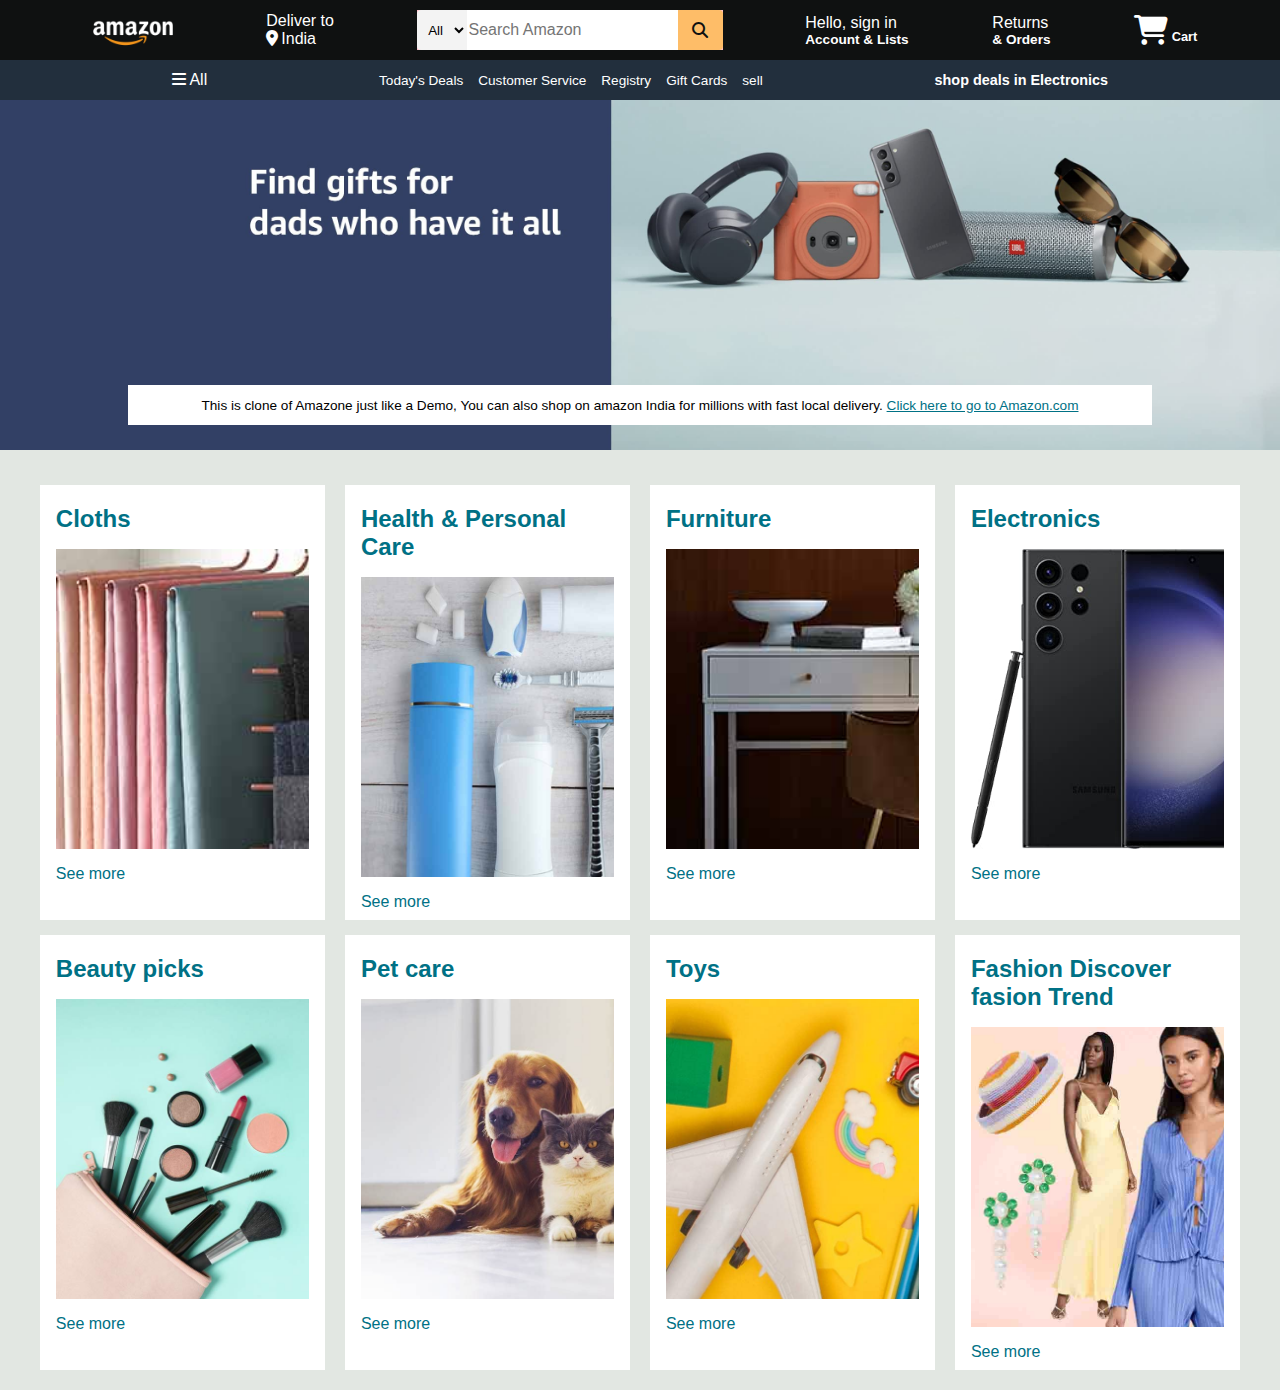
<file: index.html>
<!DOCTYPE html>
<html lang="en">
<head>
    <meta charset="UTF-8">
    <meta http-equiv="X-UA-Compatible" content="IE=edge">
    <meta name="viewport" content="width=device-width, initial-scale=1.0">
    <title>Amazon</title>
    <link rel="stylesheet" href="https://cdnjs.cloudflare.com/ajax/libs/font-awesome/6.7.2/css/all.min.css">
    <link rel="stylesheet" href="style.css">
</head>
<body>
    <header>
        <div class="navbar">
                                                <!-- Logo Section -->
            <div class="nav-logo border">
                <div class="logo"></div>
            </div>

                                                <!-- Address Section -->

            <div class="nav-address border">
                <p class="add-first">Deliver to</p>
                <div class="add-icon">
                    <i class="fa-solid fa-location-dot"></i>
                    <p class="add-second">India</p>
                </div>
            </div>

                                                 <!-- Search Bar -->
            <div class="nav-search">
                <select class="search-select">
                    <option>All</option>
                </select>
                <input placeholder="Search Amazon" class="search-input">
                <div class="search-icon">
                    <i class="fa-solid fa-magnifying-glass"></i>
                </div>
            </div>

                                                <!-- Sign-in Section -->

            <div class="nav-signin border">
                <p><span>Hello, sign in</span></p>
                <p class="nav-second">Account & Lists</p>
            </div>

                                                <!-- Returns & Orders -->

            <div class="nav-return border">
                <p><span>Returns</span></p>
                <p class="nav-second">& Orders</p>
            </div>

                                                <!-- Cart Section -->

            <div class="nav-cart border">
                <i class="fa-solid fa-cart-shopping"></i>
                Cart
            </div>
        </div>

                                                <!-- Menu Bar -->
                                                 
            <div class="panel">
                <div class="panel-all">
                <i class="fa-solid fa-bars"></i>
                All
            </div>
            <div class="panel-ops">
                <p>Today's Deals</p>
                <p>Customer Service</p>
                <p>Registry</p>
                <p>Gift Cards</p>
                <p>sell</p>

            </div>
            <div class="panel-deals">
            shop deals in Electronics
            </div>
        </div>
    </header>


    <div class="hero-section">
        <div class="hero-msg">
          <p>This is clone of Amazone just like a Demo, You can also shop on amazon  India for millions with fast local delivery.
            <a href="https://www.amazon.in">Click here to go to Amazon.com</a> </p> 
        </div>
    </div>
  <div class="shop-section">
    <div class="box1 box">
        <div class="box-content">
        <h2> Cloths</h2>
            <div class ="box-img" style="background-image: url('box1_image.jpg');"></div>
        <p>See more</p>
        </div>
     </div>
     <div class="box2 box">
        <div class="box-content">
            <h2>Health & Personal Care</h2>
            <div class="box-img" style="background-image: url('box2_image.jpg');"></div>
            <p>See more</p>
        </div>
    </div>
    <div class="box3 box">
        <div class="box-content">
            <h2>Furniture</h2>
            <div class="box-img" style="background-image: url('box3_image.jpg');"></div>
            <p>See more</p>
        </div>
    </div>
    <div class="box4 box">
        <div class="box-content">
            <h2>Electronics </h2>
            <div class="box-img" style="background-image: url('box4_image.jpg');"></div>
            <p>See more</p>
        </div>
    </div>
            <div class="box">
                <div class="box-content">
                <h2>Beauty picks</h2>
                    <div class ="box-img" style="background-image: url('box5_image.jpg');"></div>
                <p>See more</p>
                </div>
             </div>
             <div class="box">
                <div class="box-content">
                    <h2>Pet care </h2>
                    <div class="box-img" style="background-image: url('box6_image.jpg');"></div>
                    <p>See more</p>
                </div>
            </div>
            <div class="box">
                <div class="box-content">
                    <h2>Toys</h2>
                    <div class="box-img" style="background-image: url('box7_image.jpg');"></div>
                    <p>See more</p>
                </div>
            </div>
            <div class="box">
                <div class="box-content">
                    <h2>Fashion Discover fasion Trend</h2>
                    <div class="box-img" style="background-image: url('box8_image.jpg');"></div>
                    <p>See more</p>            

       </div>
    </div>
</body>
</html>
</file>
<file: style.css>
/* Reset Styles */
* {
    margin: 0;
    font-family: Arial;
    border: border-box;
}
.navbar {
    height: 60px;
    background-color: #0f1111;
    color: white;
    display: flex;
    align-items: center;
    justify-content:space-evenly ;
}

.nav-logo{
    height: 50px;
    width: 100px;
    
    
}
 
.logo{
    background-image: url('amazon_logo.png');
    background-size:cover;
    height: 50px;
    width: 100px;

} 

.border{
    border: 1.5px solid transparent;
}
.border:hover {
    border: 1.5px solid white;
}

/** box2 **/
.add-first{
  color:

}
.add-second{
    font-size:iron ;
    margin-left:3px;
}
.add-icon{
    display:flex;
    align-items:centre;
}
.nav-search{
    display: flex;
    background-color: pink;
    width: 620;
    height:40px;
    border: radius 4px; ;
}
.search-select{
    background-color:#f3f3f3;
    width: 50px;
    text-align: center;
    border-top-left-radius:  4px; 
    border-bottom-left-radius: 4px;
    border:none;
}
.search-input{
    width:100;
    font-size:1rem;
    border:none;
}
.search-icon{
    width:45px;
    display:flex;
    justify-content:center;
    align-items: center;
    font-size :1zren;
    background-color: #febd68;
    border-top-right-radius:  4px; 
    border-bottom-right-radius: 4px;
    color: #0f1111;
}
.nav-search:hover{
    border:2px solid orange;
}
/**box4**/

.span{
    font-size: 0.7rem;
}
.nav-second{
    font-size: 0.85rem;
    font-weight: 700;
}

/**box 6**/

.nav-cart i{
    font-size: 30px;
}
.nav-cart{
    font-size: 0.8rem;
    font-weight: 700;
}

/** panel**/

.panel{
    height:40px;
    background-color: #222f3d;
    display: flex;
    color:white;
    align-items: center;
    justify-content: space-evenly;
} 
.panel-ops p{
    display: flex;
}
.panel-ops{
    display: flex;
    gap: 15px; 
    font-size: 0.85rem;
    white-space: nowrap;
}
.panel-deals{
    font-size: 0.9rem; 
    font-weight: 700;
}

 /** hero section**/
 .hero-section{
    background-image: url("hero_image.jpg");
    background-size: cover;
    height: 350px;
    display: flex;
    justify-content: center;
    align-items: flex-end; 
 }
 .hero-msg {
    background-color: white;
    color: black; 
    height: 40px;
    display: flex;
    align-items: center;
    justify-content: center;
    font-size: 0.85rem;
    width: 80%;
    margin-bottom: 25px;
 }
 .hero-msg a {
    color:#007185;
 }

 /**shop section**/

 .shop-section{
    display: flex;
    flex-wrap: wrap;
    justify-content: space-evenly;
    background-color:#e2e7e2;
    padding: 20px;
 }
 .box {
    /**border:2px solid black;**/
    height: 400px;
    width: 23%;
    background-color: white;
    padding: 20px 0px 15px;
    margin-top: 15px;
 }
.box-img{
    height: 300px;
    background-size: cover;
    margin-top: 1rem;
    margin-bottom: 1rem;
}
.box-content{
    margin-left:1rem;
    margin-right: 1rem;
}
.box-content p{
    color:#007185;

}
.box{
    color: #007185;
} 

/**footer **/
.foot-panel1{
    background-color: #37475a;
    color: white;
    height: 50px;
    display: flex;
    justify-content: center ;
    align-items: center;
    font-size: 0.5rem;

}
</file>
